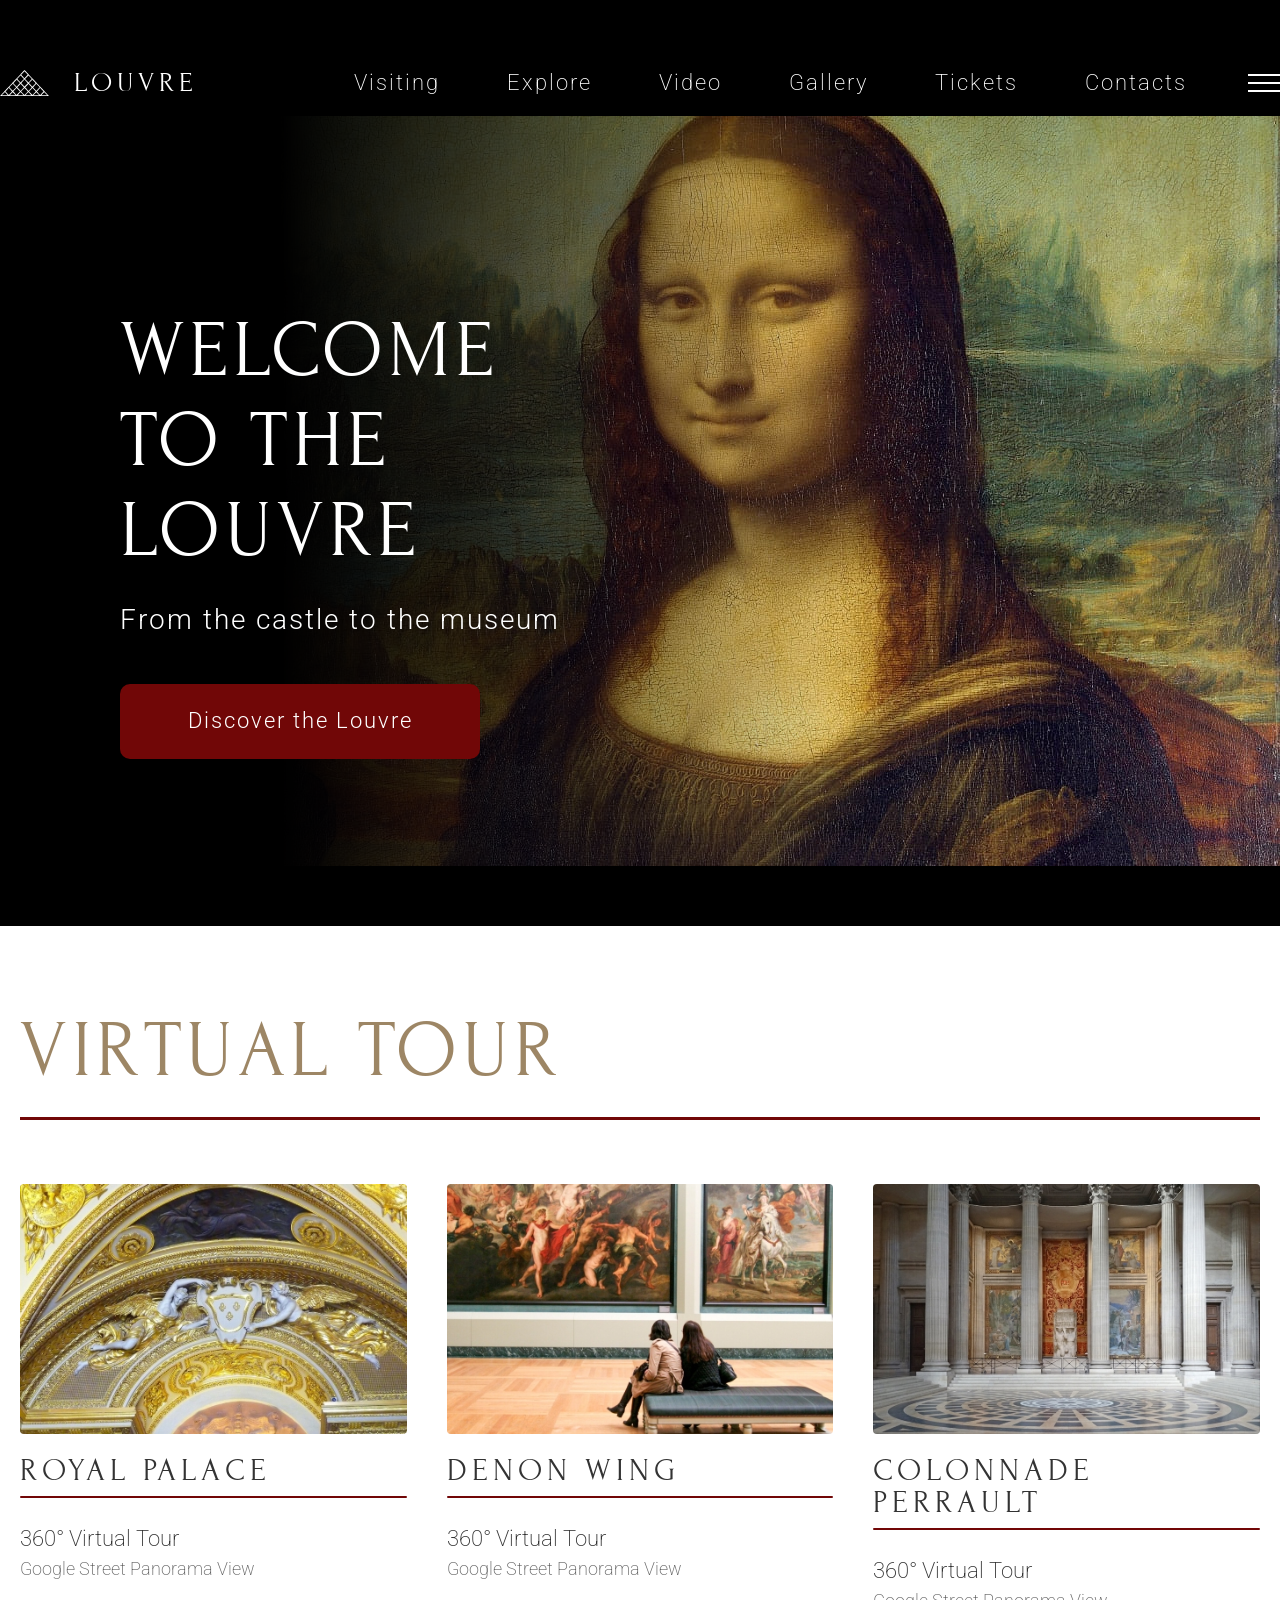
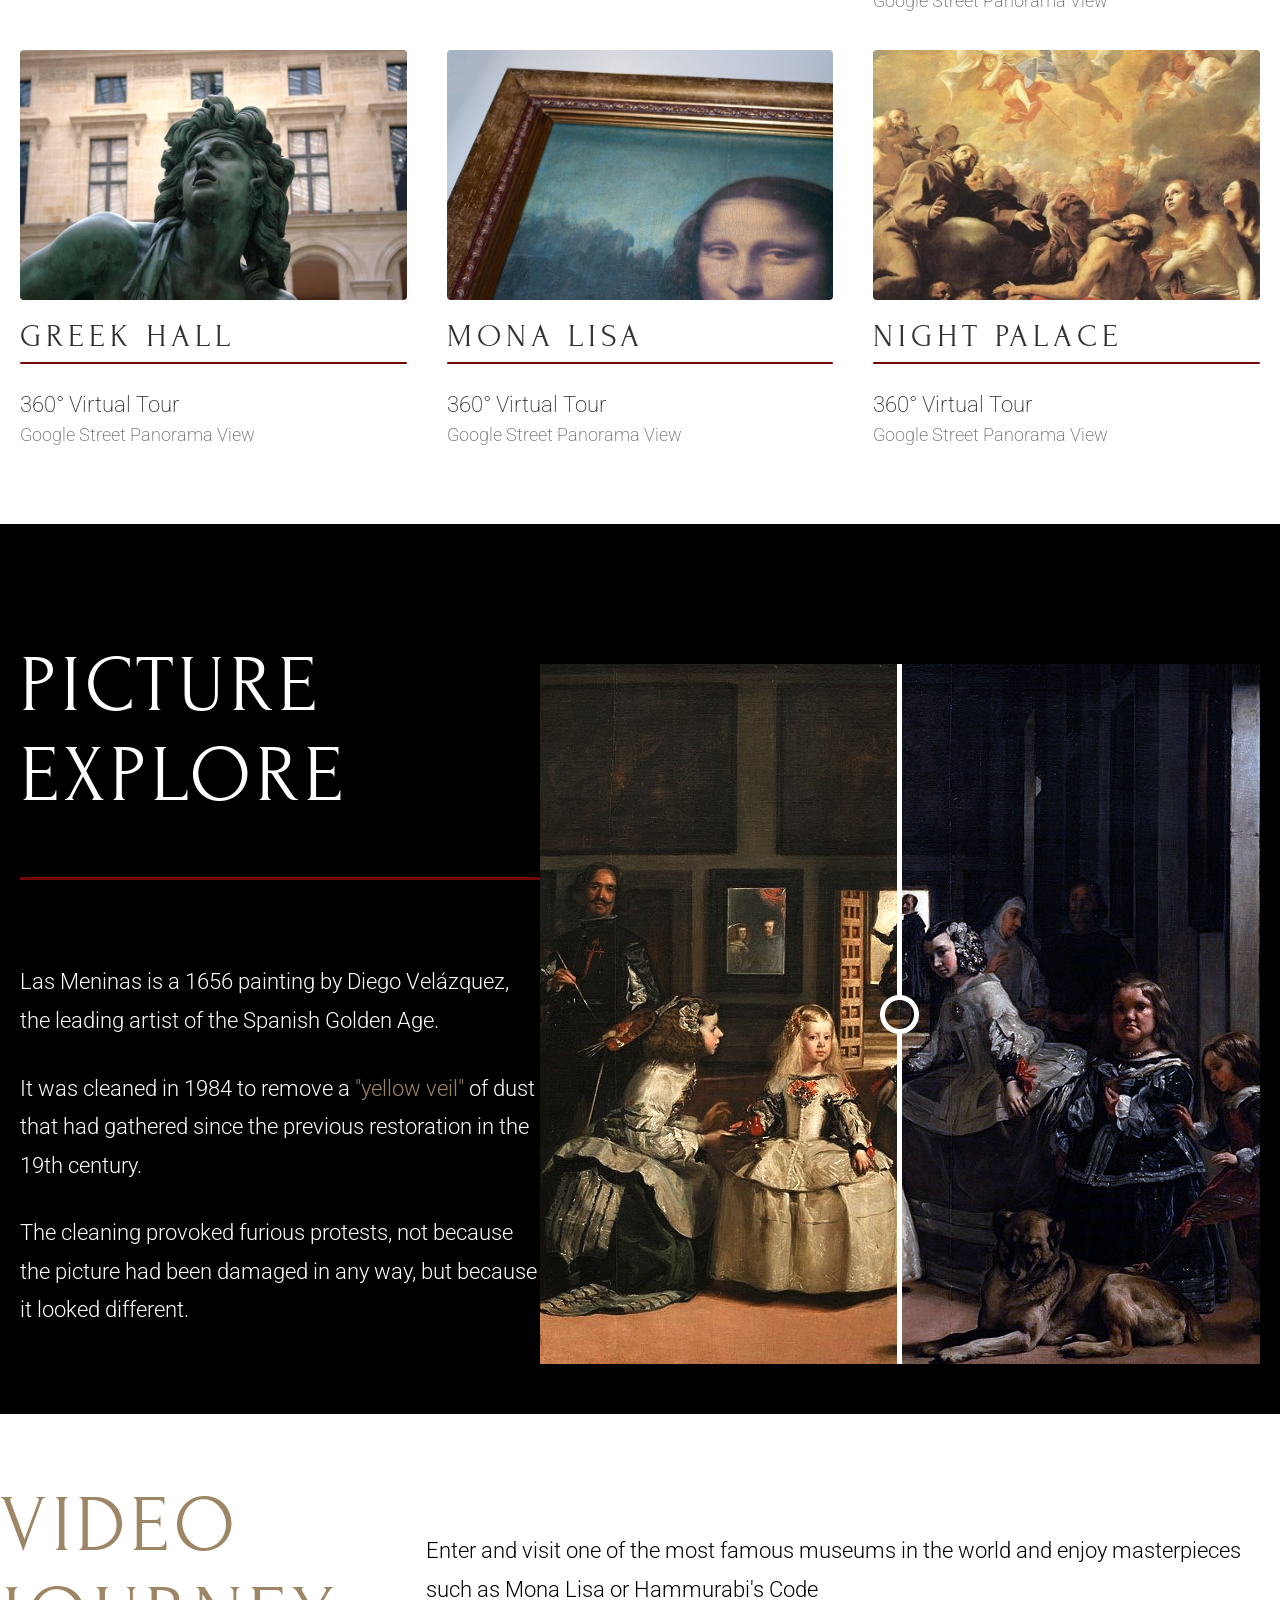
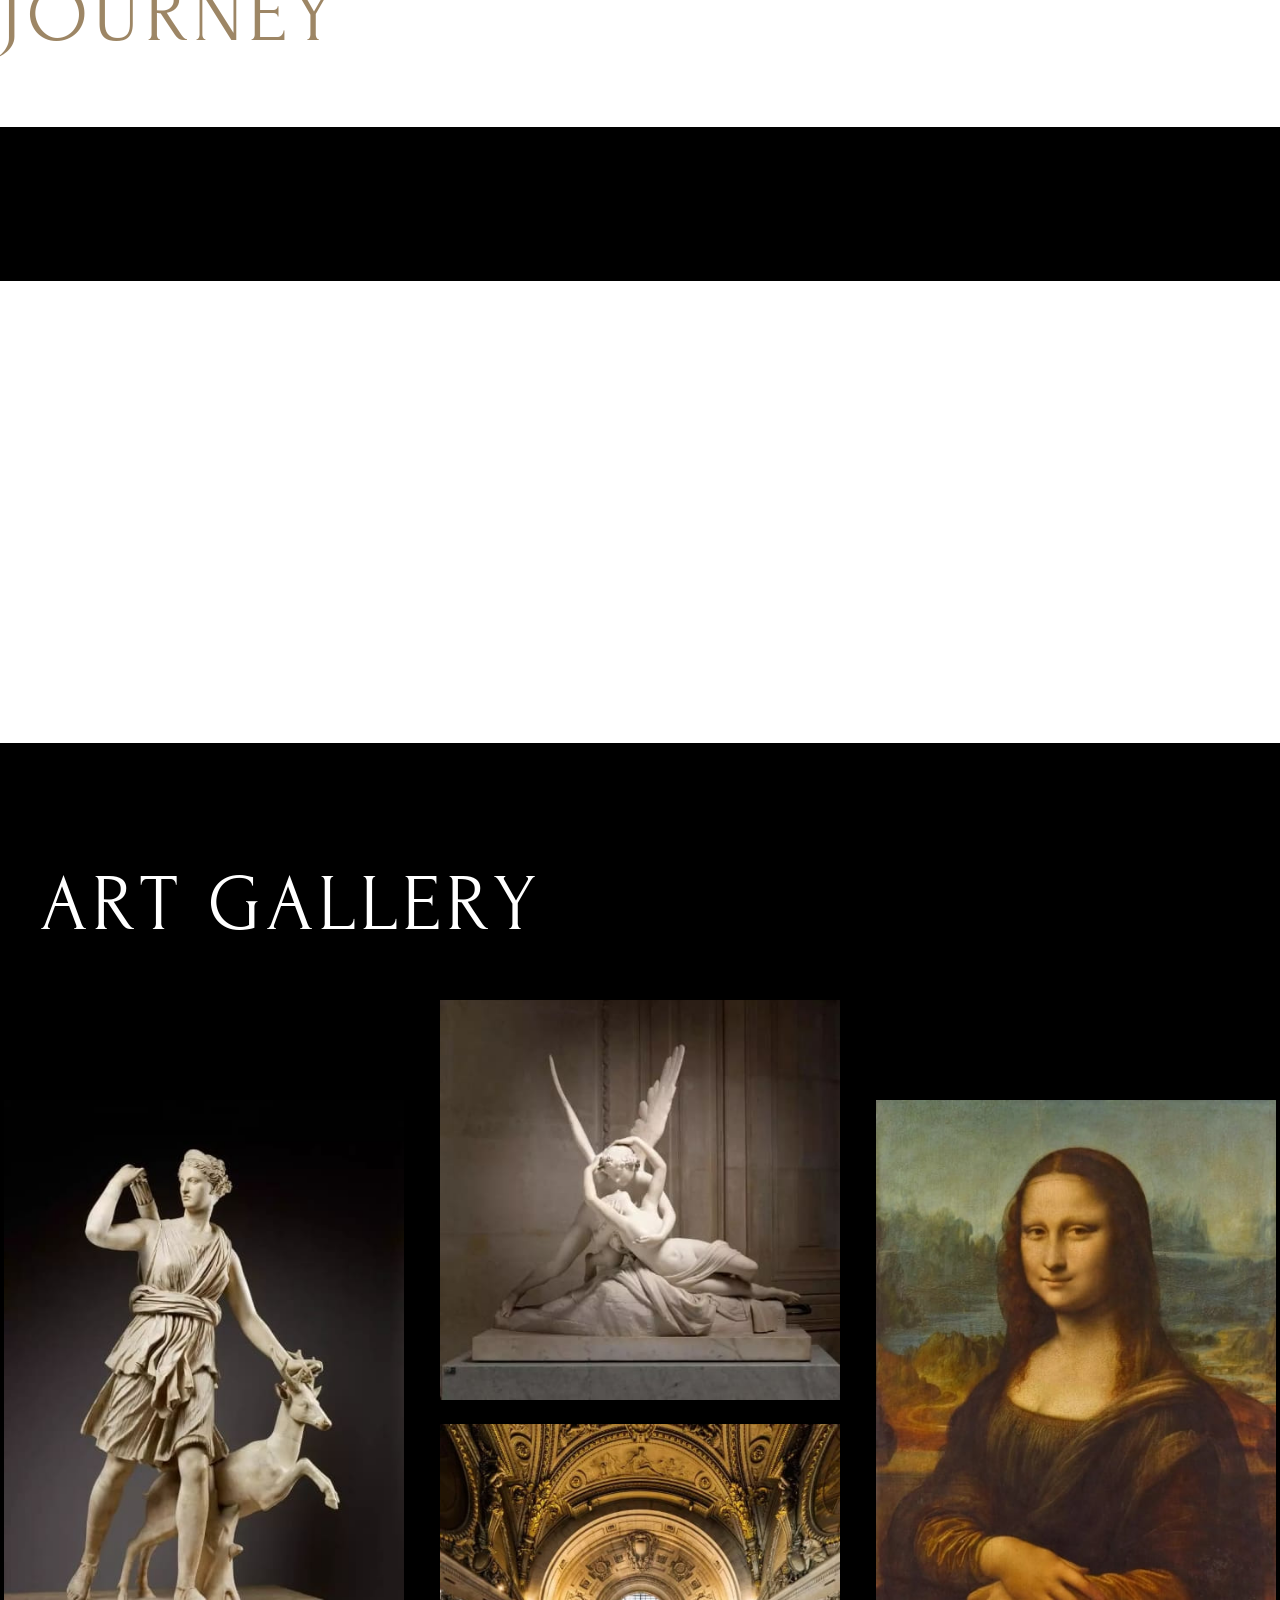
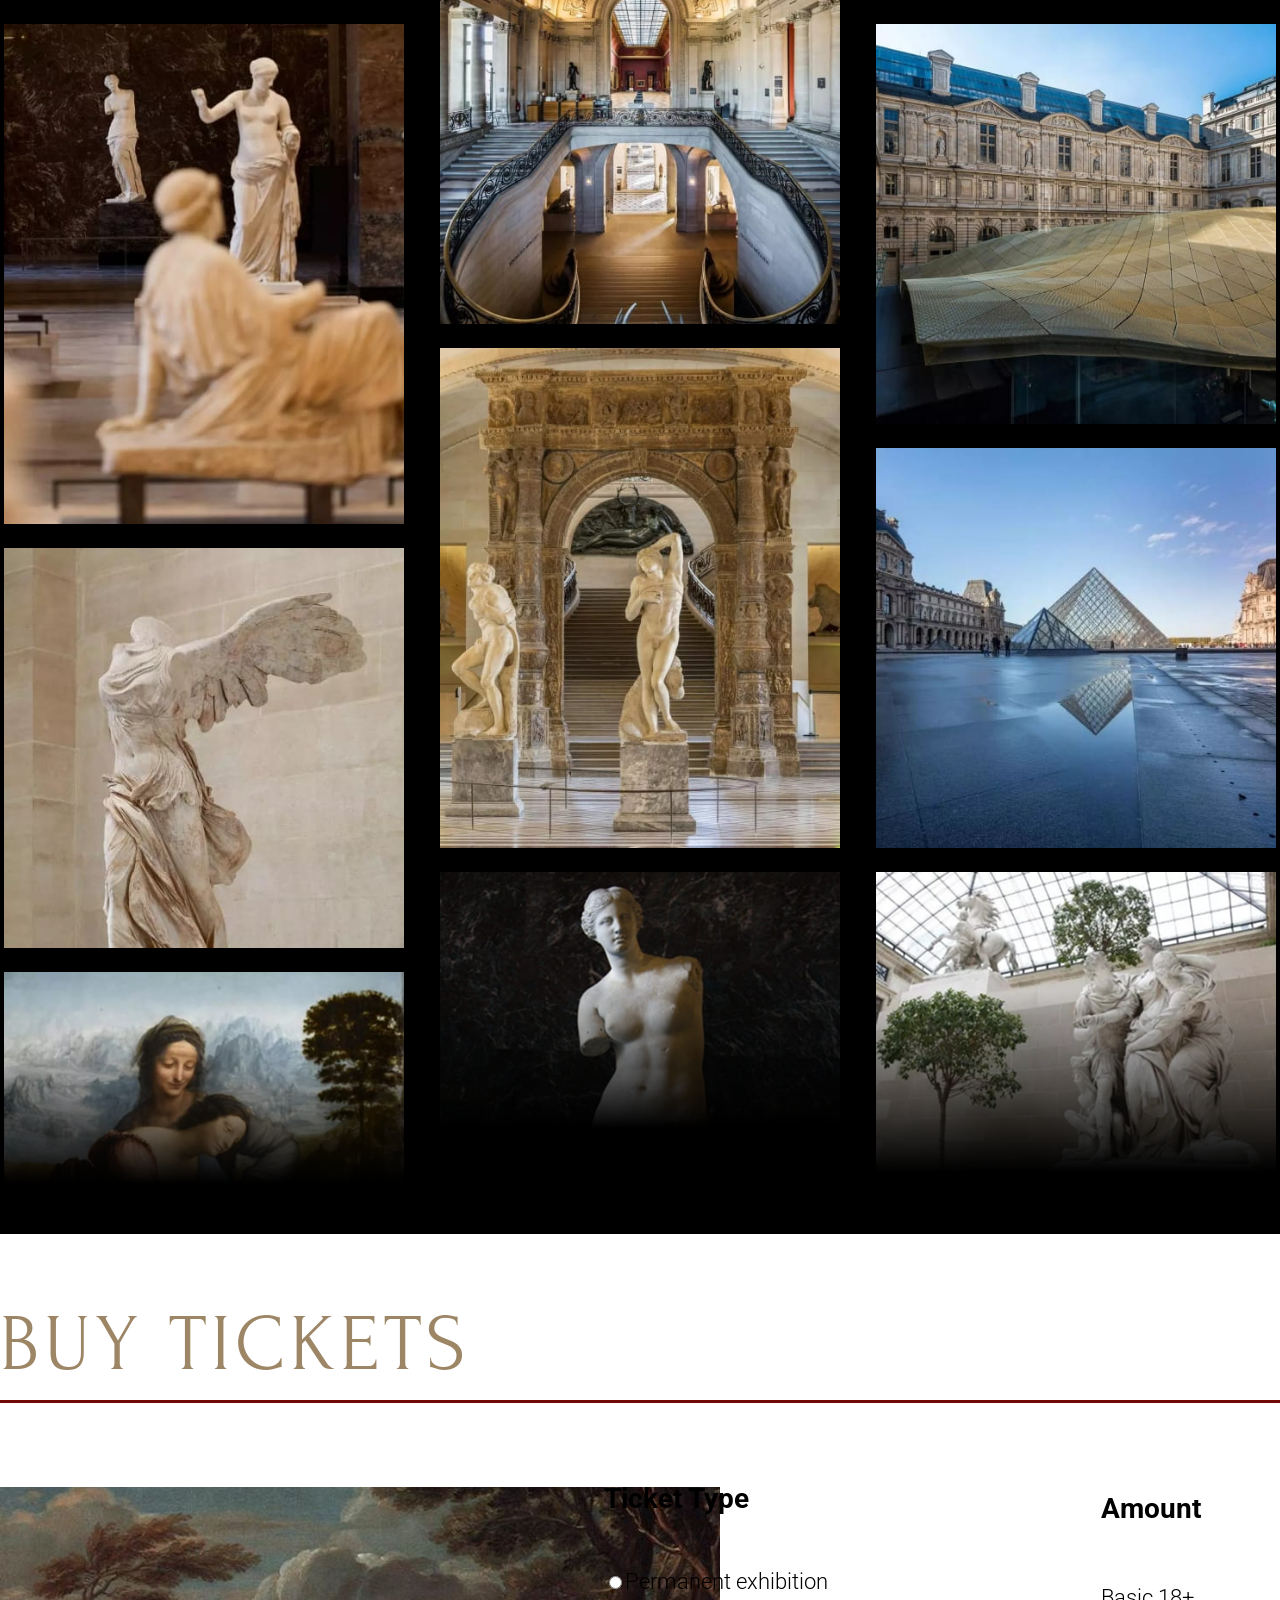
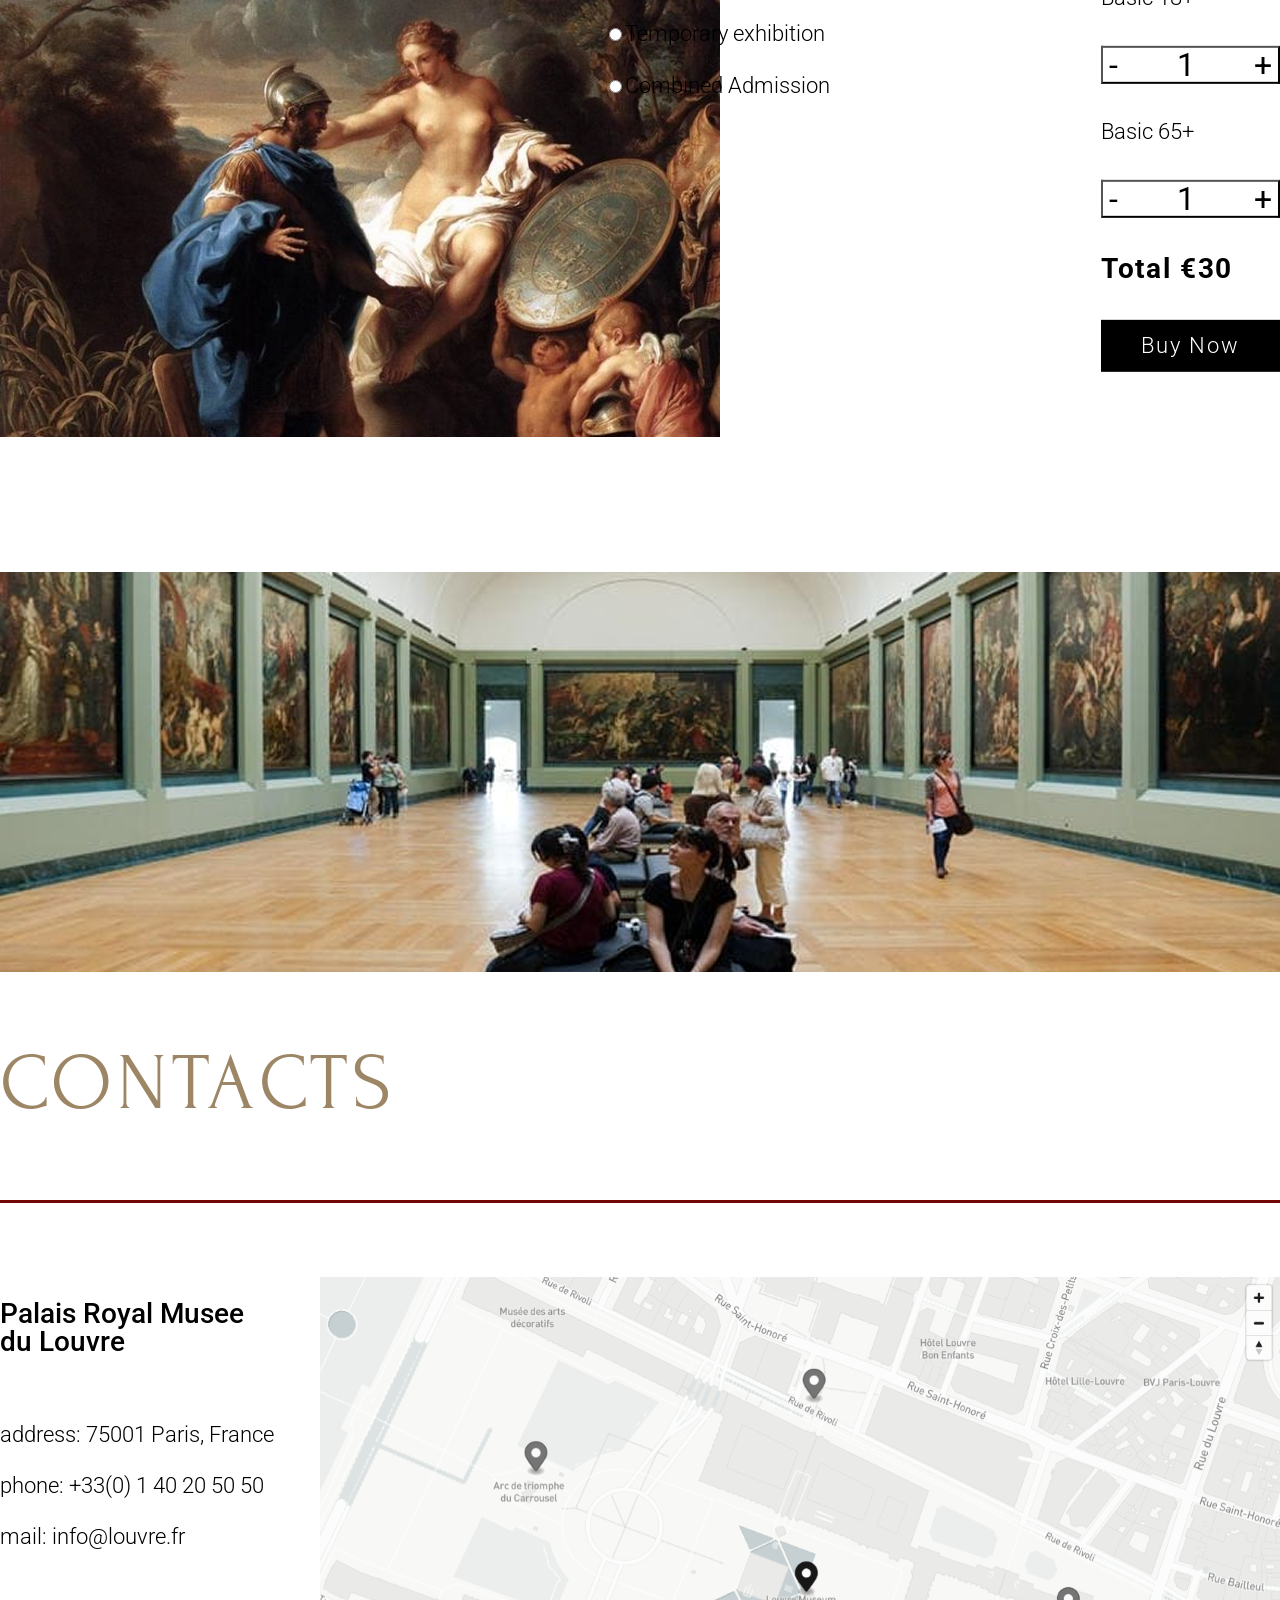
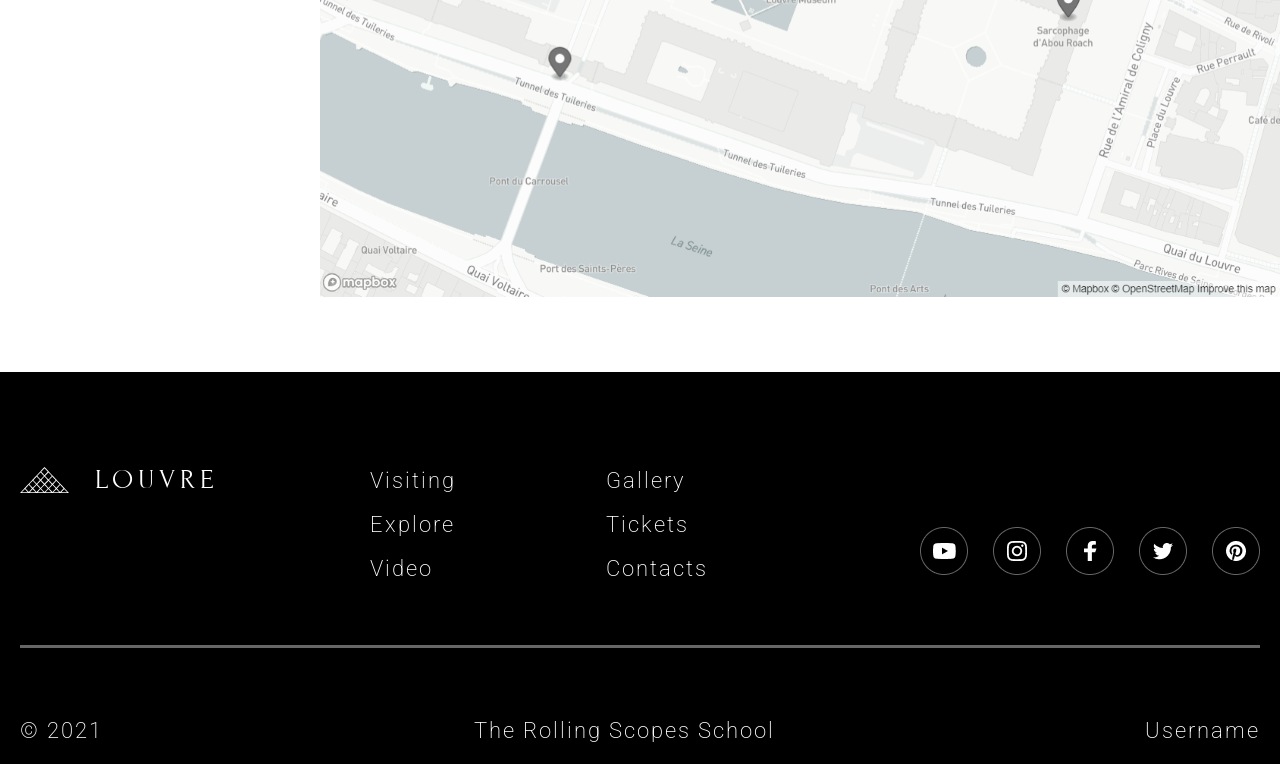
<file: index.html>
<!doctype html>
<html lang="en">
<head>
    <meta charset="UTF-8" />
    <meta name="viewport" content="width=device-width, initial-scale=1.0" />
    <link rel="stylesheet" href="style.css" />
    <title>Document</title>
</head>
<body>
    <header>
        <div class="header-container">
            <div class="header-logo">
                <h1>LOUVRE</h1>
                <img src="images/Vector.png" alt="Louvre icon" />
            </div>
            <div class="header-nav">
                <button onclick="location.href='#virtual-tour'">Visiting</button>
                <button onclick="location.href='#Picture-explore'">Explore</button>
                <button onclick="location.href='#Video-journey'">Video</button>
                <button onclick="location.href='#Art-gallery'">Gallery</button>
                <button onclick="location.href='#Buy-tickets'">Tickets</button>
                <button onclick="location.href='#Contacts'">Contacts</button>
                <img src="images/Group 44.png" class="burger-icon" style="width: 32px; height: 18px;" alt="">
            </div>
        </div>
    </header>
    <main>
        <section class="Welcome">
            <div class="welcome-container">
                <div class="Welcome-content">
                    <h1>
                        Welcome
                        to the Louvre
                    </h1>
                    <h4>From the castle to the museum</h4>
                    <button>
                        <a
                            href="https://www.google.com/maps/@48.8618159,2.3366818,3a,75y,81.55h,73.4t/data=!3m7!1e1!3m5!1sAF1QipOVxZQuSy3Bx9T_HpH_7FtBHDTXvI6SF-A10ocT!2e10!3e12!7i5472!8i2736">
                            Discover the Louvre
                        </a>
                    </button>
                </div>
                <div class="Welcome-image">
                    <img id="welcome-img" src="images/mono-lisa.jpg" alt="Mona Lisa" class="welcome-img" />
                </div>
            </div>
            <div class="burger-menu">
                <button onclick="location.href='#virtual-tour'">Visiting</button>
                <button onclick="location.href='#Picture-explore'">Explore</button>
                <button onclick="location.href='#Video-journey'">Video</button>
                <button onclick="location.href='#Art-gallery'">Gallery</button>
                <button onclick="location.href='#Buy-tickets'">Tickets</button>
                <button onclick="location.href='#Contacts'">Contacts</button>
            </div>
        </section>
        <section id="virtual-tour" class="virtual-tour">
            <div class="virtual-tour-header">
                <h1>VIRTUAL TOUR</h1>
                <img id="section-line2" src="images/Rectangle.png" alt="" />
            </div>
            <div class="photo-grid">
                <div class="photo-card">
                    <img src="images/royal.jpg" class="card-img" alt="Royal Palace" />
                    <div class="card-content">
                        <h2>ROYAL PALACE</h2>
                        <img src="images/Rectangle.png" class="card-line" alt="" />
                        <h3>360° Virtual Tour</h3>
                        <h4>Google Street Panorama View</h4>
                    </div>
                </div>
                <div class="photo-card">
                    <img src="images/denon.jpg" class="card-img" alt="Denon Wing" />
                    <div class="card-content">
                        <h2>DENON WING</h2>
                        <img src="images/Rectangle.png" class="card-line" alt="" />
                        <h3>360° Virtual Tour</h3>
                        <h4>Google Street Panorama View</h4>
                    </div>
                </div>
                <div class="photo-card">
                    <img src="images/colonnade.jpg" class="card-img" alt="Colonnade Perrault" />
                    <div class="card-content">
                        <h2>COLONNADE PERRAULT</h2>
                        <img src="images/Rectangle.png" class="card-line" alt="" />
                        <h3>360° Virtual Tour</h3>
                        <h4>Google Street Panorama View</h4>
                    </div>
                </div>
                <div class="photo-card">
                    <img src="images/geek.jpg" class="card-img" alt="Greek Hall" />
                    <div class="card-content">
                        <h2>GREEK HALL</h2>
                        <img src="images/Rectangle.png" class="card-line" alt="" />
                        <h3>360° Virtual Tour</h3>
                        <h4>Google Street Panorama View</h4>
                    </div>
                </div>
                <div class="photo-card">
                    <img src="images/lisa.jpg" class="card-img" alt="Mona Lisa" />
                    <div class="card-content">
                        <h2>MONA LISA</h2>
                        <img src="images/Rectangle.png" class="card-line" alt="" />
                        <h3>360° Virtual Tour</h3>
                        <h4>Google Street Panorama View</h4>
                    </div>
                </div>
                <div class="photo-card">
                    <img src="images/night.jpg" class="card-img" alt="Night Palace" />
                    <div class="card-content">
                        <h2>NIGHT PALACE</h2>
                        <img src="images/Rectangle.png" class="card-line" alt="" />
                        <h3>360° Virtual Tour</h3>
                        <h4>Google Street Panorama View</h4>
                    </div>
                </div>
            </div>
        </section>
        <section id="Picture-explore" class="Picture-explore">
            <div class="container">
                <div class="text-content">
                    <h1>PICTURE EXPLORE</h1>
                    <img src="images/Rectangle.png" class="picture-line" alt="">
                    <h4>
                        Las Meninas is a 1656 painting by Diego Velázquez, the leading
                        artist of the Spanish Golden Age.
                    </h4>
                    <h4>
                        It was cleaned in 1984 to remove a <span>"yellow veil"</span> of dust that had
                        gathered since the previous restoration in the 19th century.
                    </h4>
                    <h4 class="text-content-h4">
                        The cleaning provoked furious protests, not because the picture had
                        been damaged in any way, but because it looked different.
                    </h4>
                </div>
                <div class="images-container">
                    <div class="images-wrapper">
                        <div class="image-left">
                            <img id="image1" src="images/image1.jpg" alt="">
                        </div>
                        <div class="image-right">
                            <img id="image2" src="images/image2.jpg" alt="">
                        </div>
                        <img id="explore" src="images/explore slider.png" alt="">
                    </div>
                </div>
            </div>
        </section>
        <section id="Video-journey" class="Video-journey">
            <div class="Video-text">
                <h1>VIDEO JOURNEY</h1>
                <h4>
                    Enter and visit one of the most famous museums in the world and enjoy masterpieces 
                    such as Mona Lisa or Hammurabi's Code
                </h4>
            </div>
            <div class="videoo"><video src="https://youtu.be/zp1BXPX8jcU"></video></div>
            <div><video src="https://youtu.be/Vi5D6FKhRmo"></video></div>
            <div><video src="https://youtu.be/NOhDysLnTvY"></video></div>
            <div><video src="https://youtu.be/aWmJ5DgyWPI"></video></div>
        </section>
        <section id="Art-gallery" class="Art-gallery">
            <div class="Art-contaier">
                <h1>ART GALLERY</h1>
                <div class="gallery-grid">
                    <div class="gallery-column left-column">
                        <img src="art/galery2.jpg" alt="" />
                        <img src="art/galery9.jpg" alt="" />
                        <img src="art/galery4.jpg" alt="" />
                        <img id="column-img" src="art/galery61.png" alt="">
                    </div>
                    <div class="gallery-column middle-column">
                        <img src="art/galery1.jpg" alt="" />
                        <img src="art/galery8.jpg" alt="" />
                        <img src="art/galery3.jpg" alt="" />
                        <img id="column-img" src="art/galery51.png" alt="">
                    </div>
                    <div class="gallery-column right-column">
                        <img src="art/galery7.jpg" alt="" />
                        <img src="art/galery10.jpg" alt="" />
                        <img src="art/galery15.jpg" alt="" />
                        <img id="column-img" src="art/galery121.png" alt="" />
                    </div>
                </div>
            </div>
        </section>
        <section id="Buy-tickets" class="Buy-tickets">
            <h1>BUY TICKETS</h1>
            <img id="section-line1" src="images/Rectangle.png" alt="">
            <div class="content-container">
                <img src="images/cartina.jpg" style="width: 720px; height: 550px;" alt="" />
                <div class="Ticket-Amount-contaier">
                    <div class="Ticket-Type">
                        <h3>Ticket Type</h3>
                        <label><input type="radio">Permanent exhibition</label>
                        <label><input type="radio">Temporary exhibition</label>
                        <label><input type="radio">Combined Admission</label>
                    </div>
                    <div class="Amount">
                        <h3>Amount</h3>
                        <h5>Basic 18+</h5>
                        <button class="amount-button" data-price="20">
                            <span class="minus">-</span>
                            <span class="value">1</span>
                            <span class="plus">+</span>
                        </button>
                        <h5>Basic 65+</h5>
                        <button class="amount-button" data-price="10">
                            <span class="minus">-</span>
                            <span class="value">1</span>
                            <span class="plus">+</span>
                        </button>
                        <h4>Total €220</h4>
                        <a id="Buy-Now" href="">Buy Now</a>
                    </div>
                </div>
            </div>
        </section>
        <section class="Booking-tickets">
            <div class="Booking-tickets-close">
                <button class="close-tickets">
                    <img id="close-tickets-btn" src="images/Close.png" alt="">
                </button>
            </div>
            <div class="Booking-tickets-container">
                <div class="Booking-tickets-left-content">
                    <div class="left-content-logo">
                        <img src="images/Booking tickets logo.png" style="width: 85px; height: 41px;" alt="">
                        <h1>Booking tickets</h1>
                        <h4>Tour to Louvre
                            <div class="left-Rectangle">
                                <img src="images/Rectangle.png" style="width: 400px; height: 3px" alt="">
                            </div>
                    </div>
                    <div class="left-content-data-time">
                        <div class="left-content-data">
                            <img src="images/date.png"
                                style="width: 15px; height: 11px; margin-right: 15px; margin-left: 15px" alt="">
                            <input id="Date" type="number" placeholder="Date" required>
                            <img src="images/arrow down.png" style="width: 17px; height: 17px; margin-left: -30px;"
                                alt="">
                        </div>
                        <div class="left-content-time">
                            <img src="images/date.png"
                                style="width: 15px; height: 10px; margin-right: 15px; margin-left: 15px" alt="">
                            <input id="Time" type="number" placeholder="Time" required>
                            <img src="images/arrow down.png" style="width: 17px; height: 17px; margin-left: -30px;"
                                alt="">
                        </div>
                    </div>
                    <div class="left-content-but">
                        <div class="left-content-name">
                            <img src="images/name.png"
                                style="width: 13px; height: 15px; margin-right: 15px; margin-left: 15px;" alt="">
                            <input id="Name-but" type="Name" placeholder="Name" required>
                        </div>
                        <div class="left-content-email">
                            <img src="images/email.png"
                                style="width: 15px; height: 11px; margin-right: 15px; margin-left: 15px;" alt="">
                            <input id="Email-but" type="email" placeholder="E-mail" required>
                        </div>
                        <div class="left-content-phone">
                            <img src="images/tel.png"
                                style="width: 14px; height: 23px; margin-right: 15px; margin-left: 15px;" alt="">
                            <input id="Phone-but" type="tel" placeholder="Phone" required>
                        </div>
                        <div class="left-content-ticket-type">
                            <img src="images/ticket.png"
                                style="width: 15px; height: 15px; margin-right: 15px; margin-left: 15px;" alt="">
                            <input id="Ticket-but" type="Ticket Type" placeholder="Ticket Type" required>
                        </div>
                    </div>
                    <div class="left-content-entry-ticket">
                        <div class="left-content-entry-ticket-container">
                            <div class="entry-ticket-logo">
                                <h1>Entry ticket</h1>
                                <img src="images/Rectangle.png" style="width: 370px; height: 2px;" alt="">
                            </div>
                            <div class="entry-ticket-container">
                                <div class="entry-ticket-name">
                                    <h3>Basic 18+ (20 €)</h3>
                                    <button id="entry-but">
                                        <span class="btn-minus">−</span>
                                        <span class="btn-value">2</span>
                                        <span class="btn-plus">+</span>
                                    </button>
                                </div>
                                <div class="entry-ticket-but">
                                    <h3>Senior 65+ (10 €)</h3>
                                    <button id="entry-but">
                                        <span class="btn-minus">−</span>
                                        <span class="btn-value">2</span>
                                        <span class="btn-plus">+</span>
                                    </button>
                                </div>
                            </div>
                        </div>
                    </div>
                </div>
                <div class="Booking-tickets-right-content">
                    <div class="Booking-tickets-right-content-container">
                        <div class="right-content-one-section">
                            <div class="right-content-one-section-container">
                                <div class="content-one-magin">
                                    <div id="content-one">
                                        <img src="images/check_circle_outline.png" style="width: 15px; height: 15px;"
                                            alt="">
                                        <h4>Temporary exhibition</h4>
                                    </div>
                                    <div id="content-one">
                                        <img src="images/time.png" style="width: 15px; height: 15px;" alt="">
                                        <h4>16 : 30</h4>
                                    </div>
                                    <div id="content-one">
                                        <img src="images/date.png" style="width: 15px; height: 15px;" alt="">
                                        <h4>Friday, August 19</h4>
                                    </div>
                                </div>
                                <h2 id="Tour-to-Louvre">Tour to Louvre</h2>
                                <h1>Overview</h1>
                            </div>
                            <div class="content-one-img">
                                <img src="images/manuel.jpg" style="width: 150px; height: 120px;" alt="">
                            </div>
                        </div>
                        <div class="right-content-two-section">
                            <div class="content-two-section-container">
                                <div class="two-section-container">
                                    <div class="two-section-quantity">
                                        <h5>2</h5>
                                    </div>
                                    <div class="two-section-price">
                                        <h2>Basic (20 €)</h2>
                                        <h2>40 €</h2>
                                    </div>
                                </div>
                                <div class="two-section-container-other">
                                    <div class="two-section-quantity">
                                        <h5>2</h5>
                                    </div>
                                    <div class="two-section-price">
                                        <h2>Senior (10 €)</h2>
                                        <h2>20 €</h2>
                                    </div>
                                </div>
                                <img src="images/Rectangle.png" style="width: 470px; height: 2px;" alt="">
                                <div class="two-section-total">
                                    <h2>Total:</h2>
                                    <h1>60 €</h1>
                                </div>
                            </div>
                        </div>
                        <div class="right-content-three-section">
                            <div id="content-three-section">
                                <img src="images/Visa.png" style="width: 55px; height: 16px;" alt="">
                                <img src="images/Mastercard.png" style="width: 53px; height: 32px;" alt="">
                            </div>
                            <div class="content-three-container">
                                <div class="card-number">
                                    <h3 id="content-text-margin">Card number</h3>
                                    <input id="card-number" type="number">
                                </div>
                                <div class="Expiration-date-container">
                                    <div class="Expiration-date">
                                        <h3 id="content-text-margin">Expiration date</h3>
                                        <input id="Expiration-date" type="number" placeholder="02" required>
                                        <input id="Expiration-date" type="number" placeholder="2026" required>
                                    </div>
                                </div>
                                <div class="Cardholder-name">
                                    <h3 id="content-text-margin">Cardholder name</h3>
                                    <input id="Cardholder-name" type="number">
                                </div>
                            </div>
                        </div>
                        <div class="right-content-four-section">
                            <div class="black-linear"></div>
                            <div class="content-four-cvv">
                                <h2>CVC/CVV</h2>
                                <input id="input-cvv" type="number" required>
                                <h3>The last
                                    3 or 4 digits
                                    on back
                                    of the card</h3>
                            </div>
                        </div>
                        <div class="last-button">
                            <button id="book-but">Book</button>
                        </div>
                    </div>
                </div>
        </section>
        <div class="parallax-image-container">
            <img src="images/parallax.png" alt="" class="parallax-image">
        </div>
        <section id="Contacts" class="Contacts">
            <div id="cntcts">
                <h1>CONTACTS</h1>
            </div>
            <img id="section-line3" src="images/Rectangle.png" alt="" />
            <div class="Palais-Royal-container">
                <div class="Palais-Royal">
                    <h2>
                        Palais Royal
                        Musee du Louvre
                    </h2>
                    <div class="Palais-Royal-text-container">
                        <h4>address: 75001 Paris, France</h4>
                        <h4>phone: +33(0) 1 40 20 50 50</h4>
                        <h4>mail: info@louvre.fr</h4>
                    </div>
                </div>
                <img src="images/louvre_map.png" alt="" />
            </div>
        </section>
    </main>
    <script src="script.js"></script>
</body>
<footer>
    <div class="footer-container">
        <div class="Footer-Logo">
            <img src="images/Vector.png" style="width: 49px; height: 26px" alt="" />
            <h1>LOUVRE</h1>
        </div>
        <div class="Footer-Navigation">
            <div class="Navigation-container">
                <h3>Visiting</h3>
                <h3>Explore</h3>
                <h3>Video</h3>
            </div>
            <div class="Navigation-container-other">
                <h3>Gallery</h3>
                <h3>Tickets</h3>
                <h3>Contacts</h3>
            </div>
        </div>
        <div class="Footer-Social">
            <img src="images/Youtube.png" alt="https://www.youtube.com/user/louvre" />
            <img src="images/Instagram.png" alt="https://www.instagram.com/museelouvre/" />
            <img src="images/Facebook.png" alt="https://www.facebook.com/museedulouvre" />
            <img src="images/Twitter.png" alt="http://twitter.com/museelouvre" />
            <img src="images/Pinterest.png" alt="https://www.pinterest.fr/museedulouvre/" />
        </div>
        <img src="images/Rectangle 24.png" class="footer-line" alt="" />
        <div class="Footer-last-string">
            <h3>© 2021</h3>
            <h3>The Rolling Scopes School</h3>
            <h3>Username</h3>
        </div>
    </div>
</footer>

</html>
</file>
<file: style.css>
@import url("https://fonts.googleapis.com/css2?family=Roboto:ital,wght@0,100..900;1,100..900&display=swap");
@import url("https://fonts.googleapis.com/css2?family=Forum&display=swap");

html,
body {
    margin: 0;
    padding: 0;
    overflow-x: hidden;
}

* {
    box-sizing: border-box;
}

body {
    margin: 0;
    overflow-x: hidden;
}

html {
    scroll-behavior: smooth;
}

header {
    background-color: #000000;
    width: 100%;
    padding: 50px 0 0 0;
    position: relative;
    z-index: 1000;
}

.header-container {
    max-width: 1440px;
    width: 100%;
    margin: 0 auto;
    display: flex;
    justify-content: space-between;
    align-items: center;
    padding: 0;
}

header h1 {
    color: #ffffff;
    font-family: "Forum";
    font-weight: 200;
    font-size: 28px;
    line-height: 100%;
    letter-spacing: 5px;
    text-transform: uppercase;
}

header h2 {
    color: #ffffff;
    font-family: "Roboto";
    font-weight: 100;
    font-size: 22px;
    line-height: 100%;
    letter-spacing: 2px;
    margin: 0;
}

.header-logo {
    display: flex;
    flex-direction: row-reverse;
    align-items: center;
    column-gap: 25px;
}

.header-logo img {
    width: 49px;
    height: 26px;
}

.header-nav {
    display: flex;
    align-items: center;
    gap: 55px;
}

.header-nav button {
    display: block;
    color: #ffffff;
    background-color: transparent;
    font-family: "Roboto";
    font-weight: 200;
    font-size: 22px;
    letter-spacing: 2px;
    border: none;
    cursor: pointer;
}

.header-nav button {
    color: #ffffff;
    background-color: #000000;
    font-family: "Roboto";
    font-weight: 200;
    font-size: 22px;
    line-height: 100%;
    letter-spacing: 2px;
    border: none;
    cursor: pointer;
}

.header-nav button {
    display: block;
}

.burger-icon {
    display: none;
}

.header-nav img {
    display: block;
    width: 32px;
    height: 18px;
    cursor: pointer;
}

.Welcome {
    background-color: #000000;
    box-sizing: border-box;
    padding-bottom: 60px;
    height: 810px;
}

.Welcome-content.hidden {
    visibility: hidden;
}

.welcome-container {
    max-width: 1440px;
    width: 100%;
    margin: 0 auto;
    display: flex;
    position: relative;
}

.Welcome-content {
    width: 598px;
    padding-top: 100px;
    padding-left: 100px;
    position: relative;
    z-index: 10;
}

.Welcome-content h1 {
    color: #ffffff;
    font-family: "Forum";
    font-weight: 400;
    font-size: 80px;
    white-space: pre-line;
    line-height: 90px;
    letter-spacing: 5px;
    text-transform: uppercase;
    margin: 0 0 30px 0;
}

.Welcome-content h4 {
    color: #ffffff;
    font-family: "Roboto";
    font-weight: 300;
    font-size: 28px;
    line-height: 100%;
    letter-spacing: 2px;
    margin: 0 0 50px 0;
}

.Welcome-content button {
    background-color: #710707;
    width: 360px;
    height: 75px;
    border-radius: 10px;
    border: none;
    cursor: pointer;
}

.Welcome-content a {
    font-family: "Roboto";
    font-weight: 300;
    font-size: 22px;
    line-height: 100%;
    letter-spacing: 2px;
    text-align: center;
    color: #ffffff;
    text-decoration: none;
    display: block;
    padding: 25px 0;
}

.Welcome-image {
    position: absolute;
    top: 0;
    left: 0;
    width: 100%;
    height: 100%;
    z-index: 1;
}

.welcome-img {
    width: 1000px;
    height: 750px;
    display: block;
    position: absolute;
    right: 0;
    top: 0;
}

#welcome-img {
    mask-image: linear-gradient(to left,
            rgba(0, 0, 0, 1) 40%,
            rgba(0, 0, 0, 0) 100%);
    -webkit-mask-image: linear-gradient(to left,
            rgba(0, 0, 0, 1) 40%,
            rgba(0, 0, 0, 0) 100%);
}

.burger-menu {
    position: absolute;
    top: 100px;
    left: -297px;
    width: 297px;
    height: 585px;
    background-color: #000;
    z-index: 50;
    display: flex;
    flex-direction: column;
    padding: 40px 0 0 40px;
    box-sizing: border-box;
    transition: left 0.4s ease;
    margin-left: 20px;
    margin-top: 100px;
}

.burger-menu.active {
    left: 0;
}

.burger-menu button {
    width: 122px;
    height: 23px;
    background: none;
    border: none;
    color: #fff;
    font-family: "Roboto", sans-serif;
    font-weight: 200;
    font-size: 20px;
    line-height: 23px;
    letter-spacing: 2px;
    text-align: left;
    padding: 0;
    margin-bottom: 20px;
    cursor: pointer;
}

.burger-menu button:hover {
    color: #710707;
}

.burger-icon {
    display: block;
    width: 32px;
    height: 18px;
    cursor: pointer;
}

.virtual-tour {
    max-width: 1440px;
    margin: 0 auto;
    padding: 80px 20px;
    box-sizing: border-box;
    background-color: #ffffff;
    position: relative;
}

.virtual-tour::before {
    content: "";
    position: absolute;
    top: 0;
    bottom: 0;
    left: calc(-50vw + 50%);
    right: calc(-50vw + 50%);
    background-color: #ffffff;
    z-index: -1;
}

.virtual-tour-header {
    text-align: left;
    margin-bottom: 60px;
}

.virtual-tour h1 {
    color: #9d8665;
    font-family: "Forum", serif;
    font-weight: 400;
    font-size: 80px;
    line-height: 90px;
    letter-spacing: 5px;
    text-transform: uppercase;
    margin: 0 0 10px 0;
}

.subtitle {
    font-family: "Roboto", sans-serif;
    font-size: 24px;
    color: #333;
    display: block;
}

.photo-grid {
    display: grid;
    grid-template-columns: repeat(3, 1fr);
    grid-template-rows: repeat(2, auto);
    gap: 30px;
    justify-items: stretch;
}

.photo-card {
    width: 100%;
    display: flex;
    flex-direction: column;
}

.photo-card img {
    width: 100%;
    object-fit: cover;
    margin-bottom: 20px;
    border-radius: 4px;
}

.card-content {
    display: flex;
    flex-direction: column;
    text-align: left;
    gap: 10px;
}

.photo-card h2 {
    font-family: "Forum", serif;
    font-weight: 400;
    font-size: 32px;
    line-height: 100%;
    letter-spacing: 5px;
    text-transform: uppercase;
    margin: 0;
    color: #333;
}

.rectangle {
    font-family: "Roboto", sans-serif;
    font-size: 18px;
    color: #666;
    margin: 0;
}

.photo-grid {
    display: grid;
    grid-template-columns: repeat(3, 1fr);
    gap: 40px;
    justify-items: center;
}

.card-img {
    width: 100%;
    max-width: 440px;
    height: auto;
}

.card-line {
    width: 300px;
    height: 2px;
}

.photo-card h3 {
    font-family: "Roboto", sans-serif;
    font-weight: 200;
    font-size: 22px;
    line-height: 100%;
    letter-spacing: 0%;
    margin: 0;
    color: #333;
}

.photo-card h4 {
    font-family: "Roboto", sans-serif;
    font-weight: 200;
    font-size: 18px;
    line-height: 100%;
    letter-spacing: 0%;
    margin: 0;
    color: #666;
}

.virtual-tour-wrapper {
    background-color: #ffffff;
    width: 100%;
}

.Picture-explore {
    background-color: #000000;
    box-sizing: border-box;
    padding: 50px 0;
}

.container {
    max-width: 1440px;
    width: 100%;
    margin: 0 auto;
    display: flex;
    justify-content: space-between;
    align-items: flex-start;
    position: relative;
}

.text-content {
    width: 660px;
}

.picture-line {
    width: 100%;
    max-width: 660px;
    height: 3px;
    margin-bottom: 50px;
    margin-top: -10px;
}

.images-container {
    width: 720px;
    margin-top: 90px;
}

.images-wrapper {
    position: relative;
    width: 720px;
    height: 700px;
}

.image-left {
    position: absolute;
    top: 0;
    left: 0;
    width: 360px;
    height: 700px;
    overflow: hidden;
    z-index: 1;
}

.image-right {
    position: absolute;
    top: 0;
    left: 360px;
    width: 360px;
    height: 700px;
    overflow: hidden;
    z-index: 1;
}

#image1 {
    position: absolute;
    top: 0;
    left: 0;
    width: 720px;
    height: 700px;
}

#image2 {
    position: absolute;
    top: 0;
    left: 0;
    width: 720px;
    height: 700px;
    transform: translateX(-50%);
}

#explore {
    position: absolute;
    top: 0;
    left: 340px;
    width: 39px;
    height: 700px;
    z-index: 3;
}

.Picture-explore h1 {
    color: #ffffff;
    font-family: "Forum";
    font-weight: 400;
    font-size: 80px;
    line-height: 90px;
    letter-spacing: 5px;
    text-transform: uppercase;
}

.Picture-explore h4 {
    color: #ffffff;
    font-family: "Roboto";
    font-weight: 300;
    font-size: 22px;
    line-height: 38.5px;
    letter-spacing: 0%;
}

.Picture-explore span {
    color: #9d8665;
}

.Video-journey {
    max-width: 1440px;
    width: 100%;
    margin: 0 auto;
}

.Video-text {
    display: flex;
    justify-content: space-between;
    align-items: center;
}

.Video-text h1 {
    font-family: "Forum";
    font-weight: 400;
    font-size: 80px;
    line-height: 90px;
    letter-spacing: 5px;
    text-transform: uppercase;
    color: #9d8665;
}

.Video-text h4 {
    font-family: "Roboto";
    font-weight: 300;
    font-size: 22px;
    line-height: 38.5px;
    letter-spacing: 0%;
    vertical-align: middle;
}

.videoo {
    background-color: #000000;
}

.Art-gallery {
    background-color: #000000;
    box-sizing: border-box;
    padding: 50px 0;
}

.Art-contaier {
    max-width: 1440px;
    width: 100%;
    margin: 0 auto;
    padding: 0 20px;
    position: relative;
}

.gallery-grid {
    display: flex;
    justify-content: center;
    gap: 36px;
}

.gallery-column {
    display: flex;
    flex-direction: column;
    gap: 24px;
    width: 100%;
    max-width: 400px;
}

.middle-column {
    margin-top: -50px;
}

.left-column,
.right-column {
    margin-top: 50px;
}

#column-img {
    width: 100%;
    height: auto;
    display: block;
    position: relative;

    mask-image: linear-gradient(to bottom,
            rgba(0, 0, 0, 1) 40%,
            rgba(0, 0, 0, 0) 100%);
    -webkit-mask-image: linear-gradient(to bottom,
            rgba(0, 0, 0, 1) 40%,
            rgba(0, 0, 0, 0) 100%);
}

.Art-gallery h1 {
    color: #ffffff;
    font-family: "Forum";
    font-weight: 400;
    font-size: 80px;
    line-height: 90px;
    letter-spacing: 5px;
    text-transform: uppercase;
    text-align: left;
    margin-bottom: 100px;
    margin-left: 20px;
}

.Buy-tickets {
    max-width: 1440px;
    margin: 0 auto;
    position: relative;
    padding-bottom: 60px;
}

.Buy-tickets h1 {
    color: #9d8665;
    font-family: "Forum";
    font-weight: 400;
    font-size: 80px;
    line-height: 90px;
    letter-spacing: 5px;
    text-transform: uppercase;
    margin-bottom: 10px;
}

.content-container {
    position: relative;
    min-height: 550px;
    margin-top: 20px;
}

.content-container img {
    position: absolute;
    left: 0;
    bottom: 0;
}

.Ticket-Amount-contaier {
    position: absolute;
    top: 0;
    right: 0;
    display: flex;
    justify-content: flex-end;
    width: 100%;
    height: 100%;
}

.Ticket-Type {
    display: flex;
    flex-direction: column;
    row-gap: 30px;
    margin-right: 450px;
    margin-top: -30px;
}

.Ticket-Type label {
    font-family: "Roboto";
    font-weight: 300;
    font-size: 22px;
    line-height: 100%;
    letter-spacing: 0%;
}

.Ticket-Type h3 {
    font-family: "Roboto";
    font-weight: 700;
    font-size: 28px;
    line-height: 100%;
    letter-spacing: 0%;
}

.Ticket-Type h5 {
    font-family: "Roboto";
    font-weight: 300;
    font-size: 22px;
    line-height: 100%;
    letter-spacing: 0%;
}

.Amount {
    transform: translateY(-77%);
    position: absolute;
    top: 67%;
    display: flex;
    flex-direction: column;
}

.Amount h3 {
    font-family: "Roboto";
    font-weight: 700;
    font-size: 28px;
    line-height: 100%;
    letter-spacing: 0%;
}

.Amount h4 {
    font-family: "Roboto";
    font-weight: 700;
    font-size: 28px;
    line-height: 100%;
    letter-spacing: 1.65px;
}

.Amount h5 {
    font-family: "Roboto";
    font-weight: 300;
    font-size: 22px;
    line-height: 100%;
    letter-spacing: 0%;
}

.Amount-button {
    background-color: #ffffff;
    border: 3px solid #000000;
    width: 150px;
    height: 50px;
    display: flex;
    align-items: center;
    justify-content: space-between;
    padding: 0 15px;
}

.amount-button {
    background-color: #ffffff;
    display: flex;
    align-items: center;
    justify-content: space-between;
}

.Amount-button span {
    user-select: none;
}

.minus {
    font-family: "Roboto";
    font-weight: 400;
    font-size: 32px;
    line-height: 100%;
    text-align: center;
}

.plus {
    font-family: "Roboto";
    font-weight: 400;
    font-size: 32px;
    line-height: 100%;
    text-align: center;
}

.value {
    font-family: "Roboto";
    font-weight: 400;
    font-size: 32px;
    line-height: 100%;
    letter-spacing: 0%;
    text-align: center;
}

.button-container {
    text-align: center;
    margin-top: 30px;
}

#Buy-Now {
    background-color: black;
    color: white;
    text-decoration: none;
    padding: 15px 40px;
    font-size: 18px;
    display: inline-block;
    border: none;
    cursor: pointer;
    font-family: "Roboto";
    font-weight: 300;
    font-size: 22px;
    line-height: 100%;
    letter-spacing: 2px;
    text-align: center;
    vertical-align: middle;
}

.parallax-image-container {
    width: 100%;
    overflow: hidden;
    position: relative;
    margin: 0 auto;
    padding-top: 75px;
}

.parallax-image {
    width: 100%;
    height: 400px;
    object-fit: cover;
    display: block;
    position: relative;
    left: 50%;
    transform: translateX(-50%);
    object-fit: cover;
    object-position: center;
}

.Contacts {
    background-color: #ffffff;
    max-width: 1440px;
    margin: 0 auto;
    width: 100%;
    padding-bottom: 75px;
}

#cntcts {
    margin-bottom: -45px;
}

.Contacts h1 {
    color: #9d8665;
    font-family: "Forum";
    font-weight: 400;
    font-size: 80px;
    line-height: 90px;
    letter-spacing: 5px;
    text-transform: uppercase;
}

#section-line3 {
    width: 100%;
    height: 3px;
    margin-top: 50px;
}

#section-line2 {
    width: 100%;
    height: 3px;
}

#section-line1 {
    width: 100%;
    height: 3px;
    margin-bottom: 60px;
}

.Palais-Royal {
    max-width: 282px;
}

.Palais-Royal-container {
    margin-top: 70px;
    display: flex;
    justify-content: space-between;
}

.Palais-Royal-text-container {
    padding: 15px 0px 0px 0px;
}

.Palais-Royal h2 {
    font-family: "Roboto";
    font-weight: 500;
    font-size: 28px;
    line-height: 100%;
    letter-spacing: 0%;
}

.Palais-Royal h4 {
    font-family: "Roboto";
    font-weight: 300;
    font-size: 22px;
    line-height: 100%;
    letter-spacing: 0%;
}

footer {
    background-color: #000000;
    box-sizing: border-box;
    padding-top: 75px;
    width: 100%;
    min-width: 100%;
    overflow: hidden;
}

.footer-container {
    max-width: 1440px;
    width: 100%;
    margin: 0 auto;
    padding: 0 20px;
    position: relative;
}

.footer-line {
    width: 100%;
    max-width: 1440px;
    height: 3px;
    margin: 70px auto 50px;
    display: block;
    object-fit: cover;
}

.Footer-Logo {
    display: flex;
    align-items: center;
    column-gap: 26px;
    margin-bottom: -215px;
}

.Footer-Logo h1 {
    color: #ffffff;
    font-family: "Forum";
    font-weight: 400;
    font-size: 28px;
    line-height: 100%;
    letter-spacing: 5px;
    text-transform: uppercase;
}

.Footer-Navigation {
    display: flex;
    margin-left: 350px;
    margin-bottom: -75px;
    margin-top: 150px;
}

.Navigation-container-other {
    margin-left: 150px;
}

.Footer-Navigation h3 {
    color: #ffffff;
    font-family: "Roboto";
    font-weight: 200;
    font-size: 22px;
    line-height: 100%;
    letter-spacing: 2px;
}

.Footer-Social {
    display: flex;
    justify-content: flex-end;
    column-gap: 25px;
}

.Footer-last-string {
    display: flex;
    justify-content: space-between;
}

.Footer-last-string h3 {
    color: #ffffff;
    font-family: "Roboto";
    font-weight: 200;
    font-size: 22px;
    line-height: 22px;
    letter-spacing: 2px;
}

.Booking-tickets {
    display: flex;
    width: 100%;
    max-width: 1440px;
    margin: 0 auto;
    align-items: flex-start;
    justify-content: center;
    flex-direction: row-reverse;
}

.Booking-tickets {
    position: fixed;
    top: 50%;
    left: 50%;
    transform: translate(-50%, -50%) translateX(-150%);
    background: white;
    z-index: 1000;
    overflow-y: auto;
    border-radius: 10px;
    box-shadow: 0 0 30px rgba(0, 0, 0, 0.3);
    transition: transform 0.5s ease-in-out;
}

.Booking-tickets.active {
    transform: translate(-50%, -50%) translateX(0);
}

body.modal-open::before {
    content: "";
    position: fixed;
    top: 0;
    left: 0;
    width: 100%;
    height: 100%;
    background: rgba(0, 0, 0, 0.7);
    z-index: 999;
    opacity: 0;
    visibility: hidden;
    transition: opacity 0.3s ease;
}

body.modal-open::before {
    opacity: 1;
    visibility: visible;
}

body.modal-open {
    overflow: hidden;
}

.close-tickets {
    border: none;
    background-color: #ffffff;
    cursor: pointer;
}

#close-tickets-btn {
    cursor: pointer;
}

.Booking-tickets-close {
    display: flex;
    justify-content: flex-end;
    padding: 30px 30px 0px 0px;
}

.Booking-tickets-container {
    display: flex;
    column-gap: 20px;
    max-width: 1440px;
    margin: 0 auto;
    padding: 91px 0px 91px 0px;
    margin-right: 30px;
    justify-content: center;
    align-items: center;
}

.Booking-tickets-left-content {
    width: 400px;
    margin-top: 27px;
}

.left-content-logo {
    display: flex;
    flex-direction: column;
}

.left-content-logo h1 {
    color: #9d8665;
    font-family: "Forum";
    font-weight: 400;
    font-size: 50px;
    line-height: 100%;
    letter-spacing: 0%;
    text-transform: uppercase;
    margin-top: 5px;
}

.left-content-logo h4 {
    color: #710707;
    font-family: "Roboto";
    font-weight: 400;
    font-size: 18px;
    line-height: 100%;
    letter-spacing: 0%;
    margin-top: -10px;
}

.left-content-data-time {
    display: flex;
    column-gap: 20px;
}

#Date {
    width: 130px;
    color: #030303;
    font-family: "Roboto";
    font-weight: 400;
    font-size: 18px;
    line-height: 100%;
    letter-spacing: 0%;
    vertical-align: middle;
    border: none;
}

#Time {
    width: 130px;
    color: #030303;
    font-family: "Roboto";
    font-weight: 400;
    font-size: 18px;
    line-height: 100%;
    letter-spacing: 0%;
    vertical-align: middle;
    border: none;
}

.left-content-data {
    width: 190px;
    display: flex;
    height: 45px;
    flex-direction: row;
    align-items: center;
    border: 1px solid #000000;
}

.left-content-time {
    width: 190px;
    display: flex;
    height: 45px;
    flex-direction: row;
    align-items: center;
    border: 1px solid #000000;
}

.left-content-but {
    display: flex;
    flex-direction: column;
    row-gap: 20px;
    margin-top: 20px;
}

.left-content-name {
    width: 400px;
    height: 47px;
    display: flex;
    align-items: center;
    border: 1px solid #000000;
}

.left-content-name input {
    color: #030303;
    font-family: "Roboto";
    font-weight: 400;
    font-size: 18px;
    line-height: 100%;
    letter-spacing: 0%;
    vertical-align: middle;
    border: 2px solid #000000;
}

#Name-but {
    background-color: #ffffff;
    width: 400px;
    height: 45px;
    border: none;
}

.left-content-email {
    width: 400px;
    height: 47px;
    display: flex;
    align-items: center;
    border: 1px solid #000000;
}

.left-content-email input {
    color: #030303;
    font-family: "Roboto";
    font-weight: 400;
    font-size: 18px;
    line-height: 100%;
    letter-spacing: 0%;
    vertical-align: middle;
}

#Email-but {
    background-color: #ffffff;
    width: 400px;
    height: 45px;
    border: none;
}

.left-content-phone {
    width: 400px;
    height: 47px;
    display: flex;
    align-items: center;
    border: 1px solid #000000;
}

.left-content-phone input {
    color: #030303;
    font-family: "Roboto";
    font-weight: 400;
    font-size: 18px;
    line-height: 100%;
    letter-spacing: 0%;
    vertical-align: middle;
}

#Phone-but {
    background-color: #ffffff;
    width: 400px;
    height: 45px;
    border: none;
}

.left-content-ticket-type {
    width: 400px;
    height: 47px;
    display: flex;
    align-items: center;
    border: 1px solid #000000;
}

.left-content-ticket-type input {
    color: #030303;
    font-family: "Roboto";
    font-weight: 400;
    font-size: 18px;
    line-height: 100%;
    letter-spacing: 0%;
    vertical-align: middle;
}

#Ticket-but {
    background-color: #ffffff;
    width: 400px;
    height: 45px;
    border: none;
}

.left-content-entry-ticket {
    width: 400px;
    height: 135px;
    margin-top: 20px;
    border: 1px solid #000000;
}

.left-content-entry-ticket-container {
    padding: 10px 15px 15px 15px;
}

.entry-ticket-logo h1 {
    color: #9d8665;
    font-family: "Forum";
    font-weight: 400;
    font-size: 18px;
    line-height: 100%;
    letter-spacing: 0%;
    text-transform: capitalize;
    margin-bottom: -5px;
    margin-top: -3px;
}

.entry-ticket-container {
    display: flex;
    flex-direction: column;
}

.entry-ticket-name {
    display: flex;
    justify-content: space-between;
    align-items: center;
}

.entry-ticket-name h3 {
    font-family: "Roboto";
    font-weight: 400;
    font-size: 18px;
    line-height: 100%;
    letter-spacing: 0%;
}

.entry-ticket-but {
    margin-top: -10px;
    display: flex;
    justify-content: space-between;
    align-items: center;
}

.entry-ticket-but h3 {
    font-family: "Roboto";
    font-weight: 400;
    font-size: 18px;
    line-height: 100%;
    letter-spacing: 0%;
}

#entry-but {
    width: 105px;
    height: 25px;
    padding: 0;
    border: 1px solid #000;
    display: flex;
    align-items: center;
    justify-content: space-between;
    background: transparent;
    cursor: pointer;
    font-family: "Roboto";
    font-weight: 400;
    font-size: 18px;
    line-height: 100%;
    letter-spacing: 0%;
}

#entry-but span {
    height: 100%;
    display: flex;
    align-items: center;
    justify-content: center;
    user-select: none;
}

.btn-minus,
.btn-plus {
    width: 30px;
    background: #000;
    color: #fff;
    font-size: 16px;
    cursor: pointer;
}

.btn-value {
    flex: 1;
    background: #fff;
    color: #000;
    font-size: 14px;
}

.Booking-tickets-right-content {
    width: 530px;
    height: 663px;
    border: 1px solid #000000;
}

.Booking-tickets-right-content-container {
    padding: 25px 30px 26px 30px;
}

.right-content-one-section {
    display: flex;
    flex-direction: column-reverse;
}

.right-content-one-section-container {
    display: flex;
    flex-direction: column-reverse;
    margin-top: -145px;
}

.content-one-img {
    display: flex;
    flex-direction: row-reverse;
}

.right-content-one-section h4 {
    font-family: "Roboto";
    font-weight: 300;
    font-size: 18px;
    line-height: 100%;
    letter-spacing: 0%;
}

.content-one-magin {
    margin-top: 20px;
}

#content-one {
    display: flex;
    column-gap: 15px;
    align-items: center;
    margin-top: -40px;
}

#Tour-to-Louvre {
    margin-top: -10px;
}

.right-content-one-section h2 {
    font-family: "Roboto";
    font-weight: 500;
    font-size: 22px;
    line-height: 100%;
    letter-spacing: 0%;
    color: #740c11;
}

.right-content-one-section h1 {
    font-family: "Roboto";
    font-weight: 500;
    font-size: 32px;
    line-height: 100%;
    letter-spacing: 0%;
    color: #272727;
}

.right-content-two-section {}

.content-two-section-container {
    margin-top: -20px;
}

.two-section-container {
    display: flex;
    column-gap: 10px;
    align-items: center;
}

.two-section-quantity {
    display: flex;
    align-items: center;
    justify-content: center;
    color: #a4a4a3;
    background-color: #000000;
    width: 32px;
    height: 20px;
}

.two-section-quantity h5 {
    font-family: "Roboto";
    font-weight: 400;
    font-size: 18px;
    line-height: 100%;
    letter-spacing: 0%;
}

.two-section-price {
    width: 470px;
    display: flex;
    justify-content: space-between;
}

.two-section-price h2 {
    font-family: "Roboto";
    font-weight: 400;
    font-size: 22px;
    line-height: 100%;
    letter-spacing: 0%;
}

.two-section-container-other {
    margin-top: -25px;
    margin-bottom: -20px;
    display: flex;
    column-gap: 10px;
    align-items: center;
}

.two-section-total {
    margin-top: -20px;
    width: 470px;
    display: flex;
    justify-content: space-between;
    align-items: center;
}

.two-section-total h2 {
    font-family: "Roboto";
    font-weight: 400;
    font-size: 32px;
    line-height: 100%;
    letter-spacing: 0%;
}

.two-section-total h1 {
    font-family: "Roboto";
    font-weight: 500;
    font-size: 32px;
    line-height: 100%;
    letter-spacing: 0%;
}

#book-but {
    width: 220px;
    height: 45px;
    font-family: "Roboto";
    font-weight: 400;
    font-size: 22px;
    line-height: 100%;
    letter-spacing: 0%;
    color: #ffffff;
    background-color: #710707;
    border: none;
    display: flex;
    flex-wrap: wrap;
    align-content: center;
    justify-content: center;
    cursor: pointer;
}

.right-content-three-section {
    background-color: #bcbcbc;
    width: 360px;
    height: 211px;
    margin-top: -20px;
    border-radius: 3px;
}

.right-content-three-section h3 {
    color: #161615;
    font-family: "Roboto";
    font-weight: 400;
    font-size: 12px;
    line-height: 100%;
    letter-spacing: 0%;
}

.right-content-three-section input {
    color: #161615;
    font-family: "Roboto";
    font-weight: 400;
    font-size: 12px;
    line-height: 100%;
    letter-spacing: 0%;
}

#content-three-section {
    display: flex;
    row-gap: 15px;
    flex-direction: column;
    align-items: flex-end;
    padding: 34px 20px 0px 0px;
}

.content-three-container {
    padding: 5px 20px;
    margin-top: -104px;
}

.card-number {}

#card-number {
    width: 215px;
    height: 35px;
    opacity: 1;
    border-width: 0.5px;
    border-color: #a4a4a3;
}

.Expiration-date-container {}

.Expiration-date {}

#Expiration-date {
    width: 100px;
    height: 35px;
    opacity: 1;
    border-width: 0.5px;
    border-color: #a4a4a3;
}

.Cardholder-name {}

#Cardholder-name {
    width: 320px;
    height: 35px;
    opacity: 1;
    border-width: 0.57px;
    border-color: #a4a4a3;
}

#content-text-margin {
    margin-bottom: 3px;
}

.right-content-four-section {
    padding: 20px 0px 0px 0px;
    width: 360px;
    height: 211px;
    margin-left: 110px;
    margin-top: -170px;
    position: relative;
    margin-bottom: -10px;
}

.right-content-four-section::before {
    content: "";
    position: absolute;
    top: 0;
    left: 0;
    width: 100%;
    height: 100%;
    background-color: #939393;
    z-index: -1;
}

.right-content-three-section {
    position: relative;
    z-index: 1;
}

.black-linear {
    position: relative;
    z-index: -1;
}

.right-content-three-section .black-linear {
    background-color: transparent;
}

.right-content-four-section .black-linear {
    background-color: black;
    width: 360px;
    height: 45px;
    margin-top: 25px;
    margin-bottom: 15px;
}

.content-four-cvv {
    padding: 0px 20px 0px 0px;
    display: flex;
    flex-direction: column;
    align-items: flex-end;
}

.content-four-cvv h2 {
    font-family: "Roboto";
    font-weight: 400;
    font-size: 12px;
    line-height: 100%;
    letter-spacing: 0%;
    margin-right: 12px;
}

.content-four-cvv h3 {
    font-family: "Roboto";
    font-weight: 400;
    font-size: 10px;
    line-height: 100%;
    letter-spacing: 0%;
    white-space: pre-line;
    margin-right: 10px;
}

#input-cvv {
    width: 75px;
    height: 35px;
    opacity: 1;
    border-width: 0.5px;
    border: 0.5px solid #a4a4a3;
}

.last-button {
    margin-top: 26px;
    display: flex;
    flex-direction: row-reverse;
    align-items: flex-end;
}

@media (max-width: 1440px) {
    .welcome-container {
        padding: 0 20px;
    }

    .container {
        padding: 0 20px;
    }
}


@media (max-width: 1024px) {
    .header-nav button {
        display: none;
    }

    .burger-icon {
        display: block;
    }

    .welcome-img {
        margin-top: 50px;
        width: 700px;
        height: 525px;
    }

    .Welcome {
        height: 685px;
    }

    .photo-grid {
        grid-template-columns: repeat(2, 1fr);
        margin-left: 75px;
    }

    .container {
        flex-direction: column;
        align-items: center;
    }

    .images-container {
        width: 100%;
        margin-top: 40px;
    }

    .card-line {
        max-width: 150px;
    }

    .card-img {
        max-width: 330px;
    }

    .images-wrapper {
        margin: 0 auto;
    }

    .text-content-h4 {
        display: none;
    }
}

@media (max-width: 768px) {
    .Welcome-content button {
        display: none;
    }

    .text-content h4 {
        display: none;
    }

    .text-content h1 {
        font-family: "Forum";
        font-weight: 400;
        font-size: 40px;
        line-height: 60px;
        letter-spacing: 5px;
        text-transform: uppercase;
        display: flex;
        justify-content: flex-start;
    }

    .virtual-tour-header h1 {
        font-family: "Forum";
        font-weight: 400;
        font-size: 40px;
        line-height: 60px;
        letter-spacing: 5px;
        text-transform: uppercase;
    }

    .Welcome-content {
        font-size: 40px;
    }

    .Welcome-content h1 {
        font-size: 40px;
        line-height: 60px;
        text-align: center;
    }

    .Welcome-content h4 {
        font-size: 20px;
        margin-top: 20px;
        text-align: center;
    }

    .photo-grid {
        grid-template-columns: repeat(2, 1fr);
        gap: 30px;
        margin-left: 50px;
    }

    .card-img {
        max-width: 280px;
    }

    .card-line {
        width: 150px;
    }

    #welcome-img {
        mask-image: none;
        -webkit-mask-image: none;
        width: 728px;
        height: 546px;
        margin-right: 20px;
    }

    .gallery-grid {
        flex-direction: column;
        align-items: center;
    }

    .Palais-Royal-container {
        flex-direction: column;
        gap: 40px;
    }

    .Footer-Navigation {
        flex-direction: column;
        margin-left: 0;
        margin-top: 40px;
    }

    .welcome-container {
        display: flex;
        flex-direction: column;
        align-items: center;
        text-align: center;
    }

    .Welcome-image {
        order: 2;
        margin-top: 30px;
    }
}

@media (max-width: 425px) {
    .text-content {
        font-family: "Forum";
        font-weight: 400;
        font-size: 28px;
        line-height: 40px;
        letter-spacing: 5px;
        text-transform: uppercase;
    }

    .virtual-tour-header h1 {
        font-family: "Forum";
        font-weight: 400;
        font-size: 28px;
        line-height: 60px;
        letter-spacing: 5px;
        text-transform: uppercase;
    }

    .virtual-tour-header {
        font-size: 28px;
    }

    .Welcome-content h1 {
        font-size: 28px;
        line-height: 40px;
    }

    .Welcome-content h4 {
        font-size: 16px;
        margin-top: 15px;
    }

    .photo-grid {
        grid-template-columns: 1fr;
        margin-left: 50px;
    }

    .card-img {
        max-width: 280px;
    }

    .card-line {
        width: 150px;
    }

    .images-container {
        width: 380px;
        margin-top: 40px;
    }

    .images-wrapper {
        width: 380px;
        height: 368px;
    }

    .image-left {
        width: 190px;
        height: 368px;
    }

    .image-right {
        left: 190px;
        width: 190px;
        height: 368px;
    }

    #image1,
    #image2 {
        width: 380px;
        height: 368px;
    }

    #explore {
        left: 180px;
        height: 368px;
    }

    .welcome-container {
        display: flex;
        flex-direction: column;
        align-items: center;
        text-align: center;
    }
}
</file>
